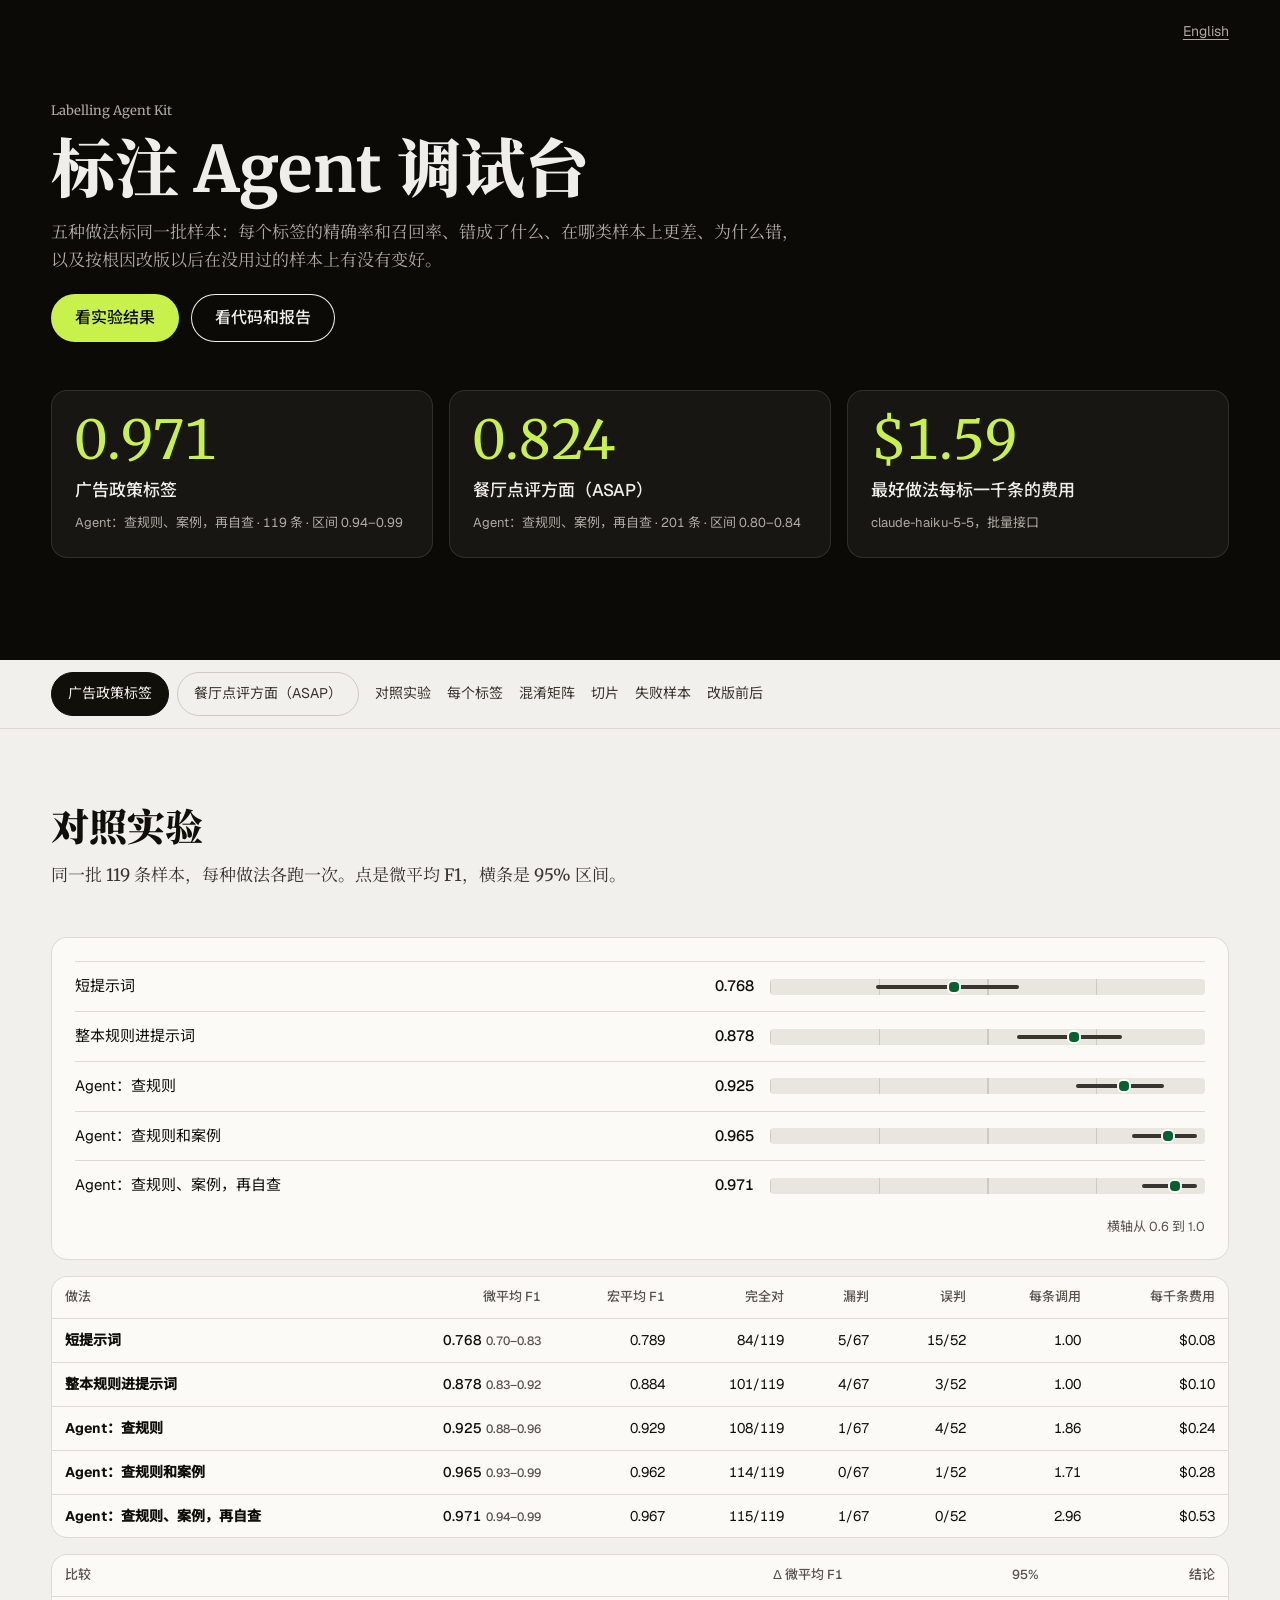
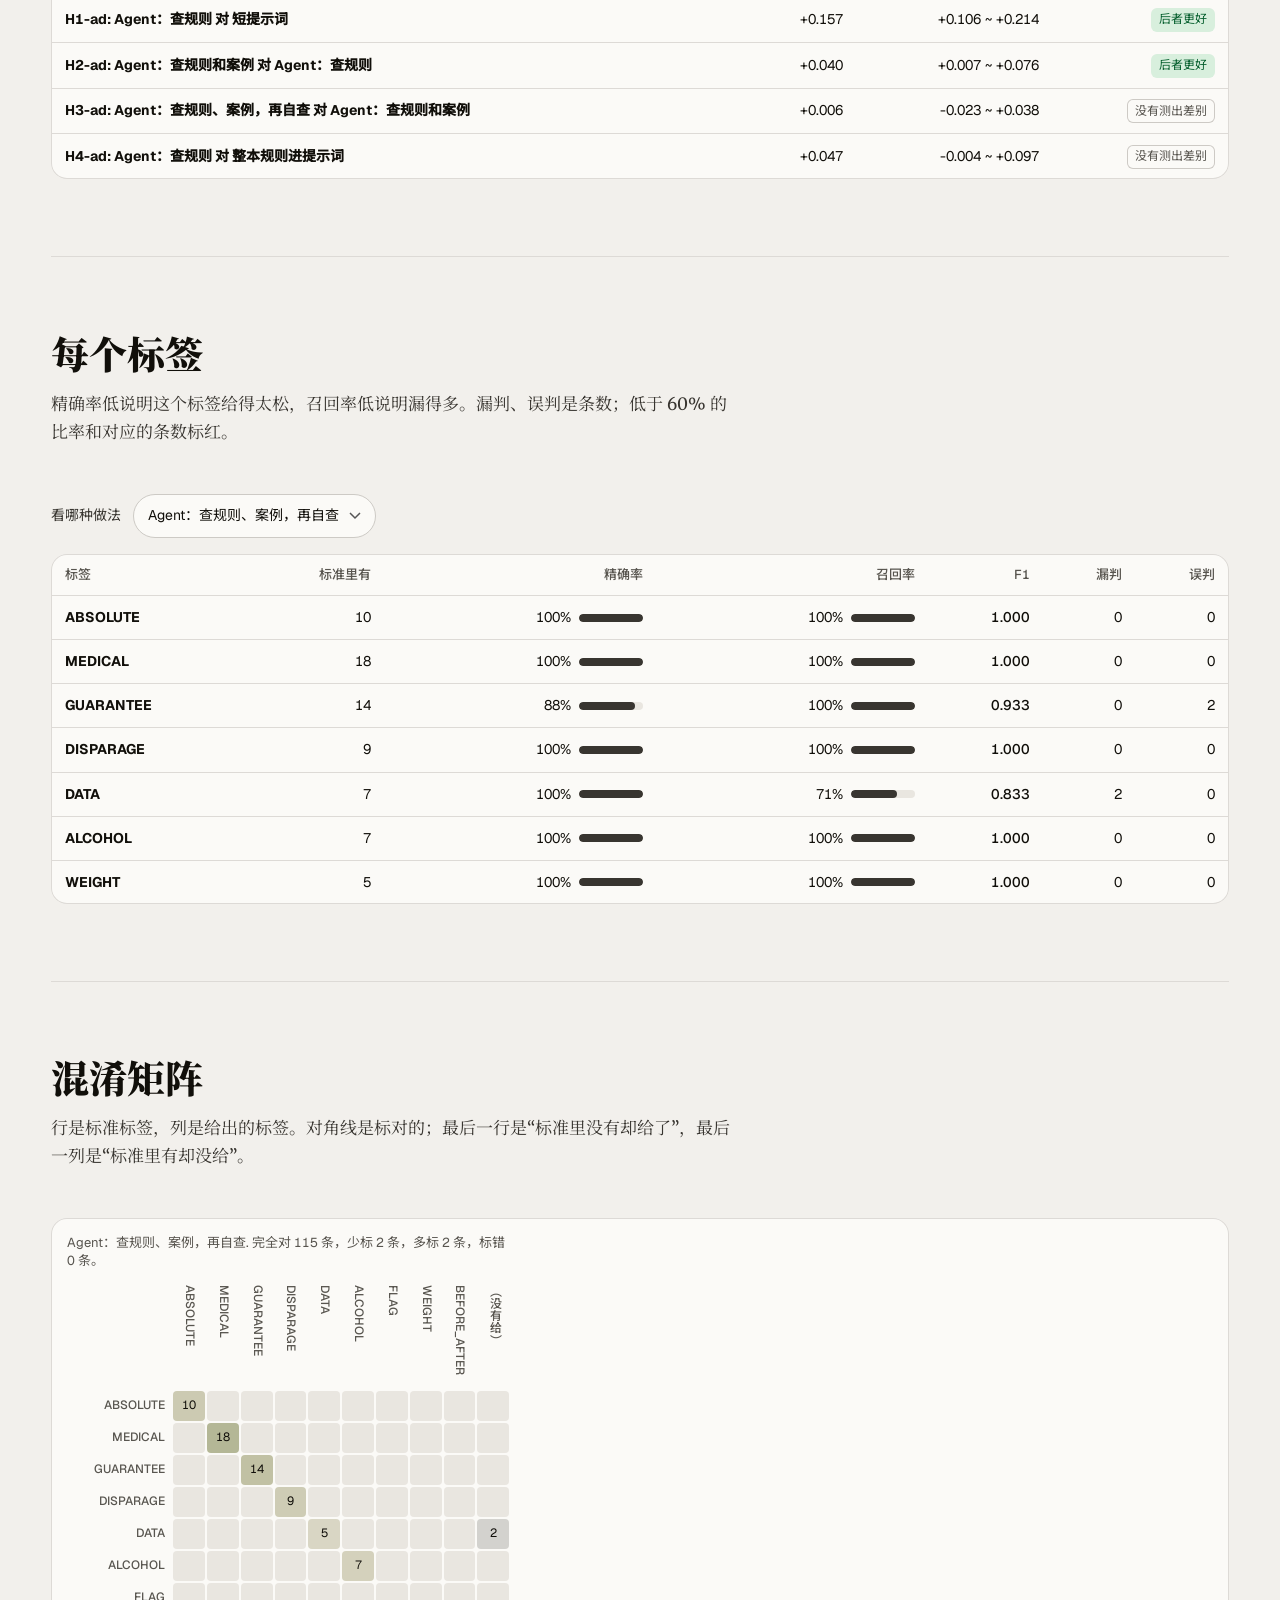
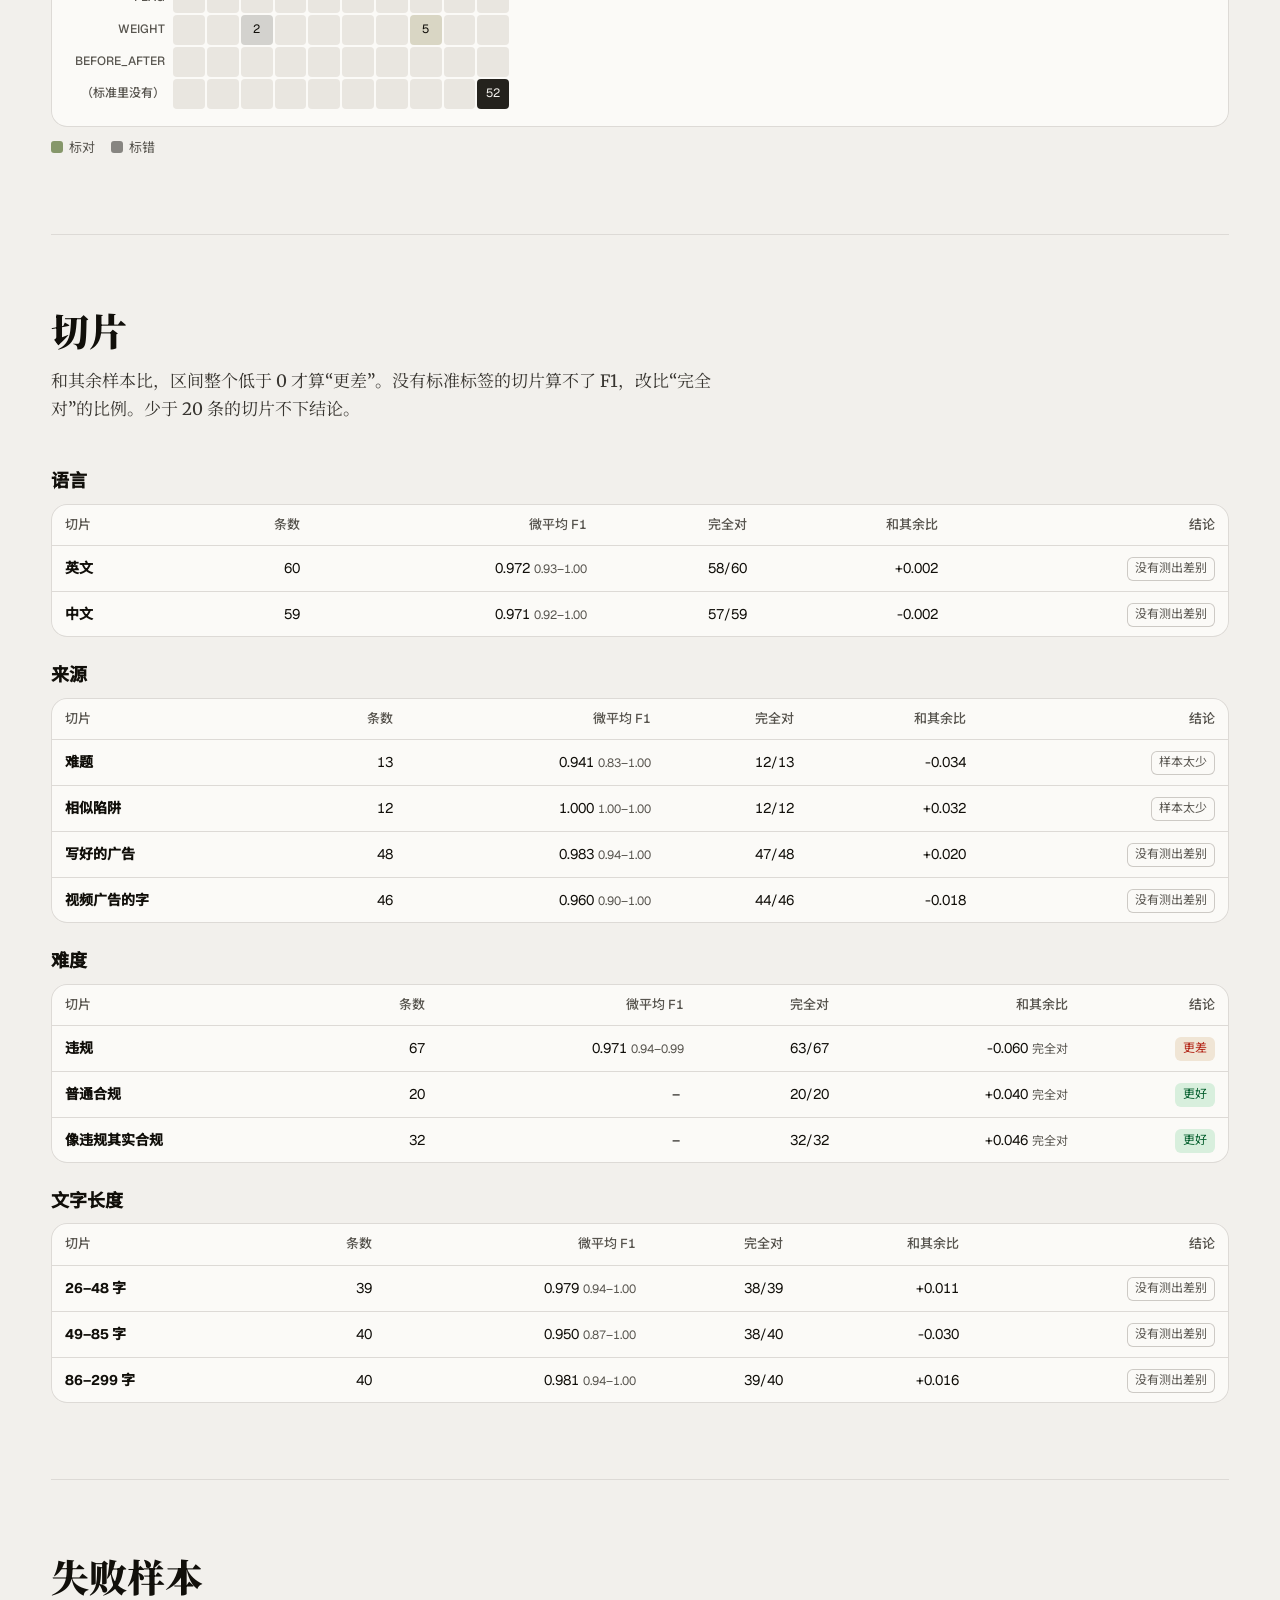
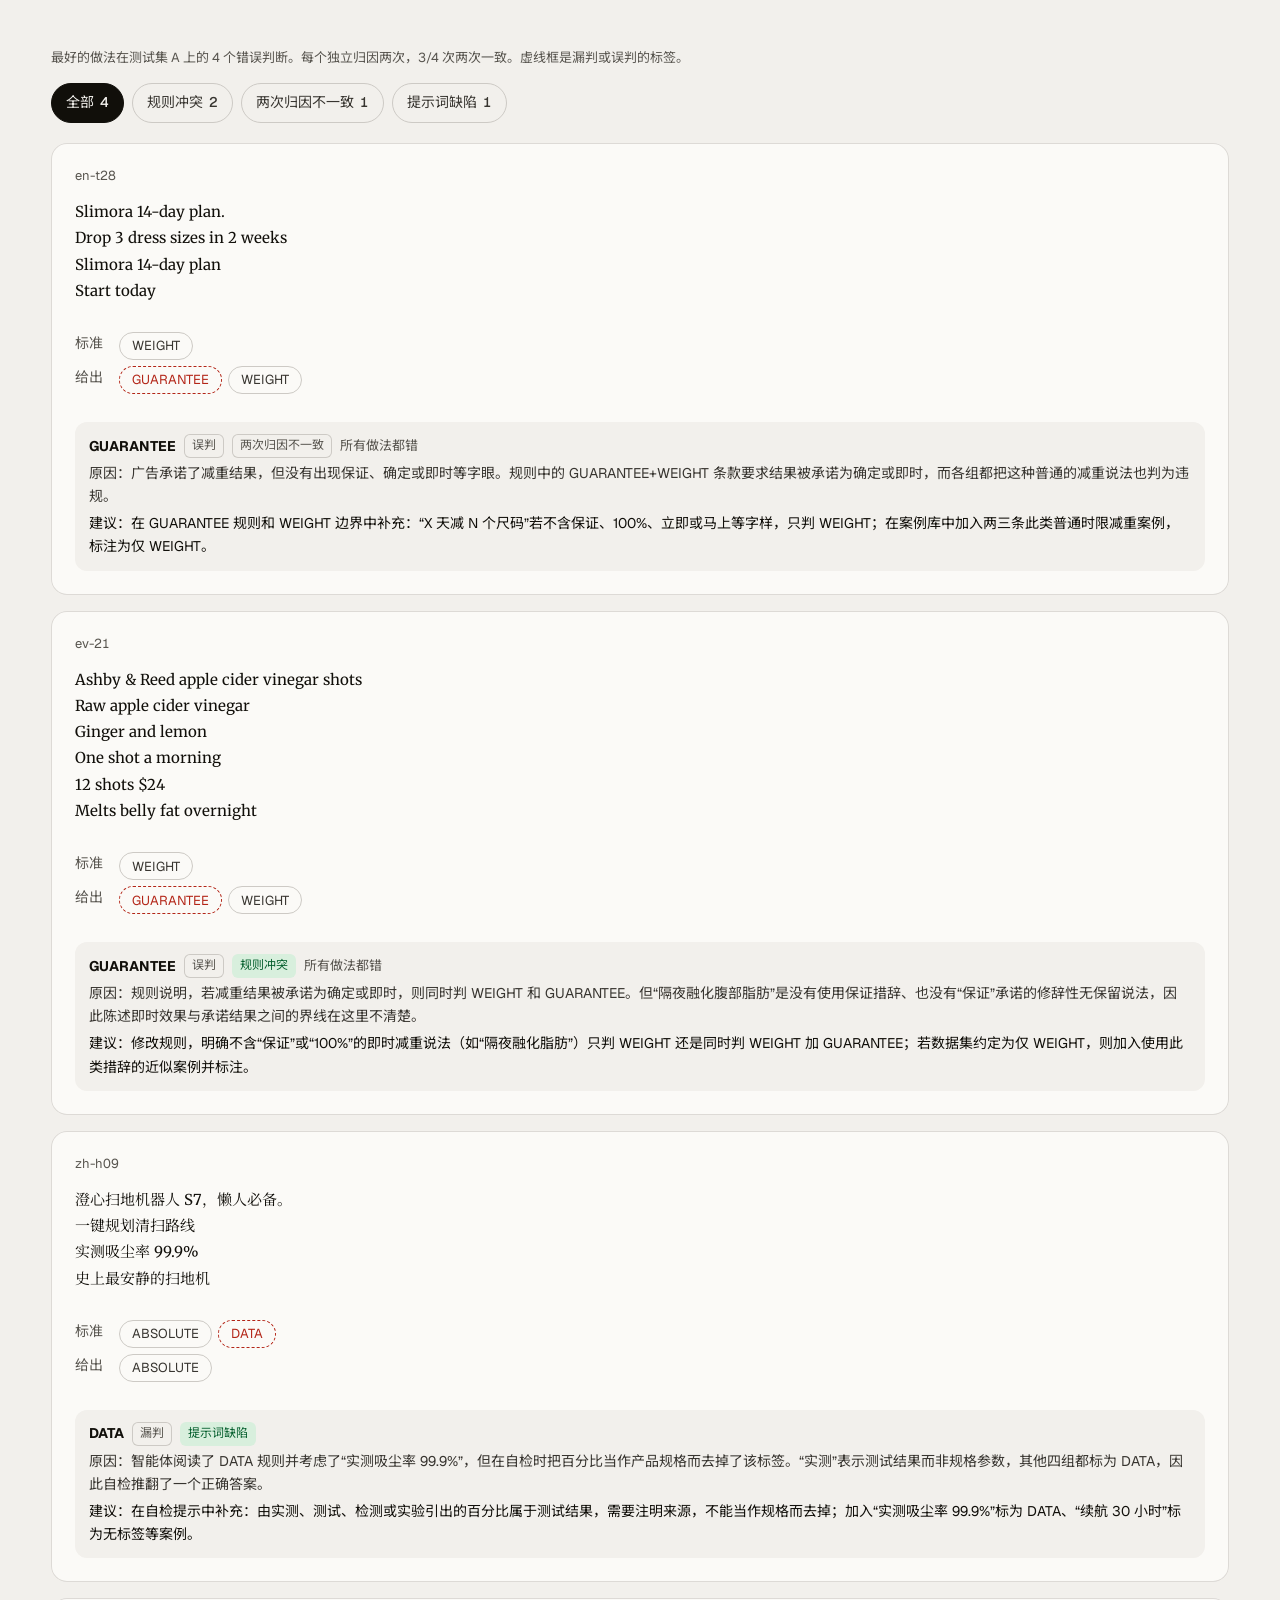
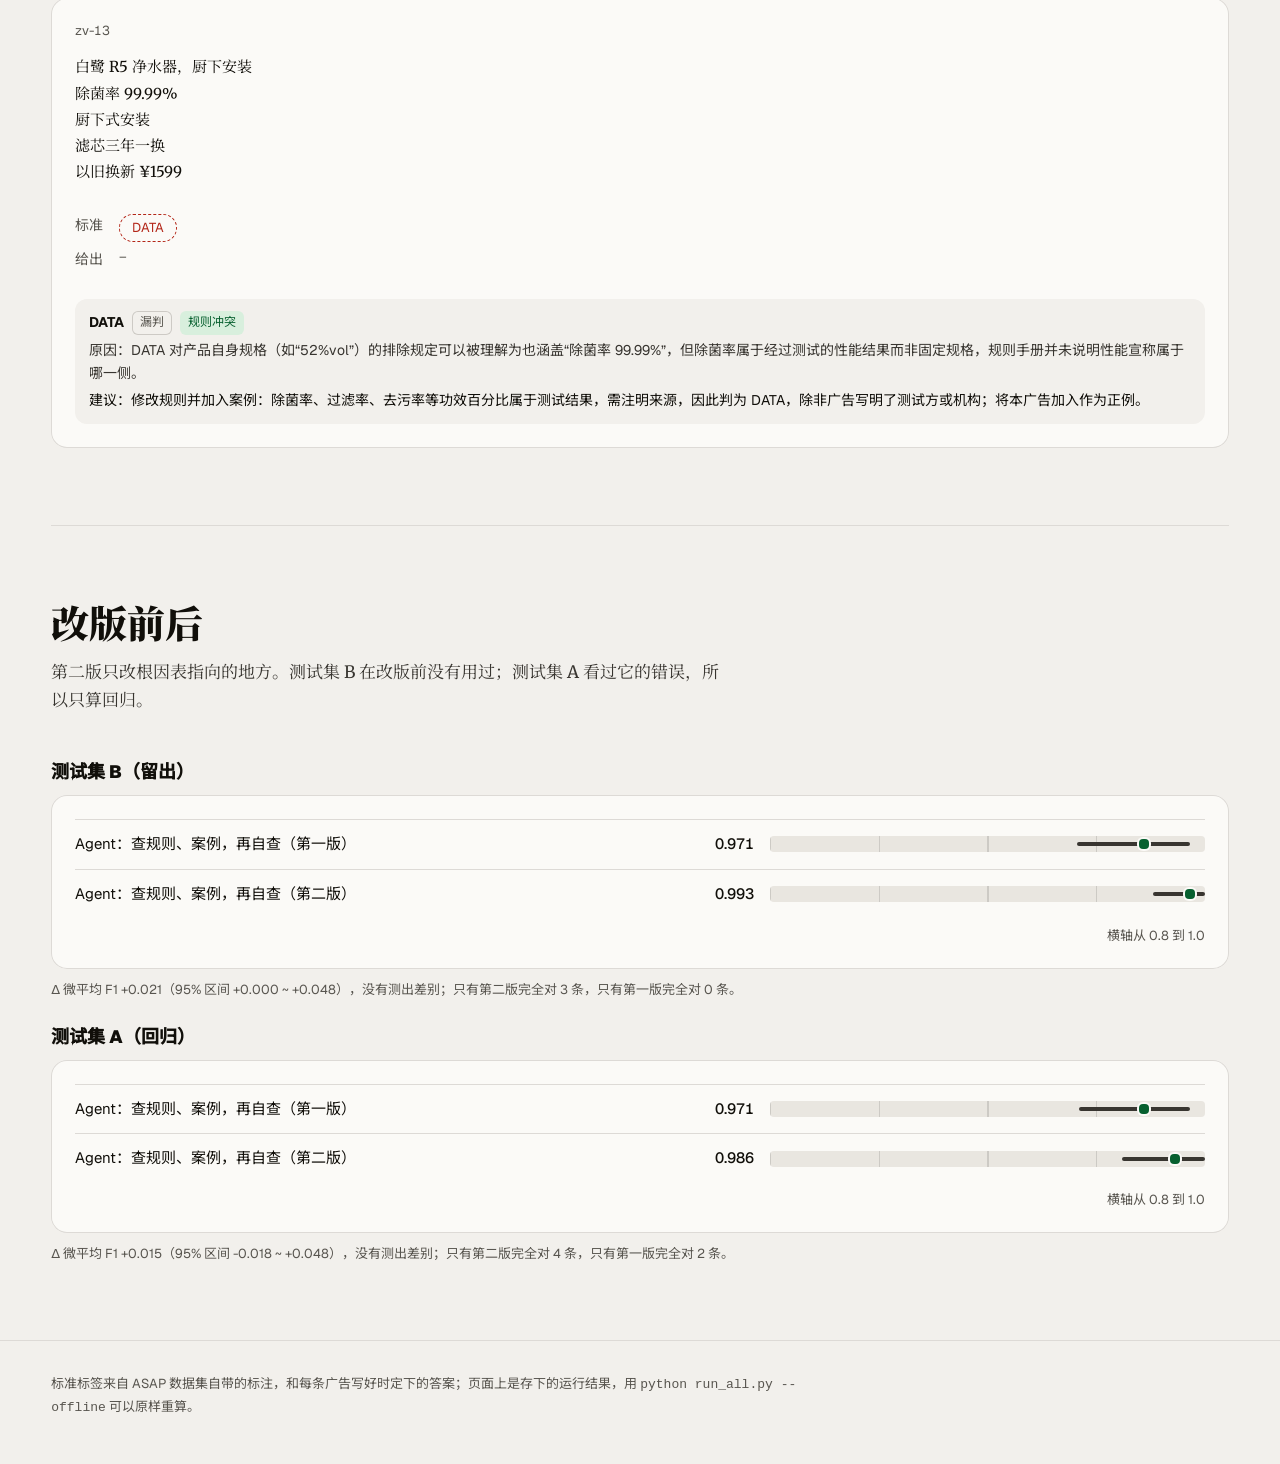
<file: index.html>
<!doctype html>
<html lang="zh-CN">
<head>
  <meta charset="utf-8">
  <meta name="viewport" content="width=device-width, initial-scale=1">
  <title>标注 Agent 调试台</title>
  <meta name="description" content="一个内容标注 Agent 在广告政策和餐厅点评两个任务上的对照实验：每个标签的精确率和召回率、混淆矩阵、切片、失败样本的根因，和改版前后的对比。">
  <link rel="icon" href="data:image/svg+xml,%3Csvg xmlns='http://www.w3.org/2000/svg' viewBox='0 0 32 32'%3E%3Crect width='32' height='32' rx='7' fill='%231e1c19'/%3E%3Cpath d='M9 17l5 5 9-12' fill='none' stroke='%23d8f26b' stroke-width='3.2' stroke-linecap='round' stroke-linejoin='round'/%3E%3C/svg%3E">
  <link rel="stylesheet" href="fonts/fonts.css">
  <link rel="stylesheet" href="tokens.css">
  <link rel="stylesheet" href="kit.css">
  <link rel="stylesheet" href="app.css">
</head>
<body>
  <header class="k-night k-sec v-cover">
    <div class="k-wrap">
      <a class="v-lang" href="en.html" hreflang="en" lang="en">English</a>
      <div class="k-head">
        <p class="k-label">Labelling Agent Kit</p>
        <h1 data-k-title>标注 Agent 调试台</h1>
        <p data-k-rise style="--i:1">五种做法标同一批样本：每个标签的精确率和召回率、错成了什么、在哪类样本上更差、为什么错，以及按根因改版以后在没用过的样本上有没有变好。</p>
        <div class="v-actions" data-k-rise style="--i:2">
          <a class="k-btn" href="#tasks">看实验结果</a>
          <a class="k-btn k-btn--ghost" href="https://github.com/llia0031-dotcom/labelling-agent-kit">看代码和报告</a>
        </div>
      </div>
      <ul class="k-keys" id="keys"></ul>
    </div>
  </header>

  <main id="tasks" data-k-tabs></main>

  <footer class="v-foot">
    <div class="k-wrap">
      <p>标准标签来自 ASAP 数据集自带的标注，和每条广告写好时定下的答案；页面上是存下的运行结果，用 <code>python run_all.py --offline</code> 可以原样重算。</p>
    </div>
  </footer>
  <script src="data.js"></script>
  <script src="app.js"></script>
  <script type="module" src="kit.js"></script>
</body>
</html>
</file>
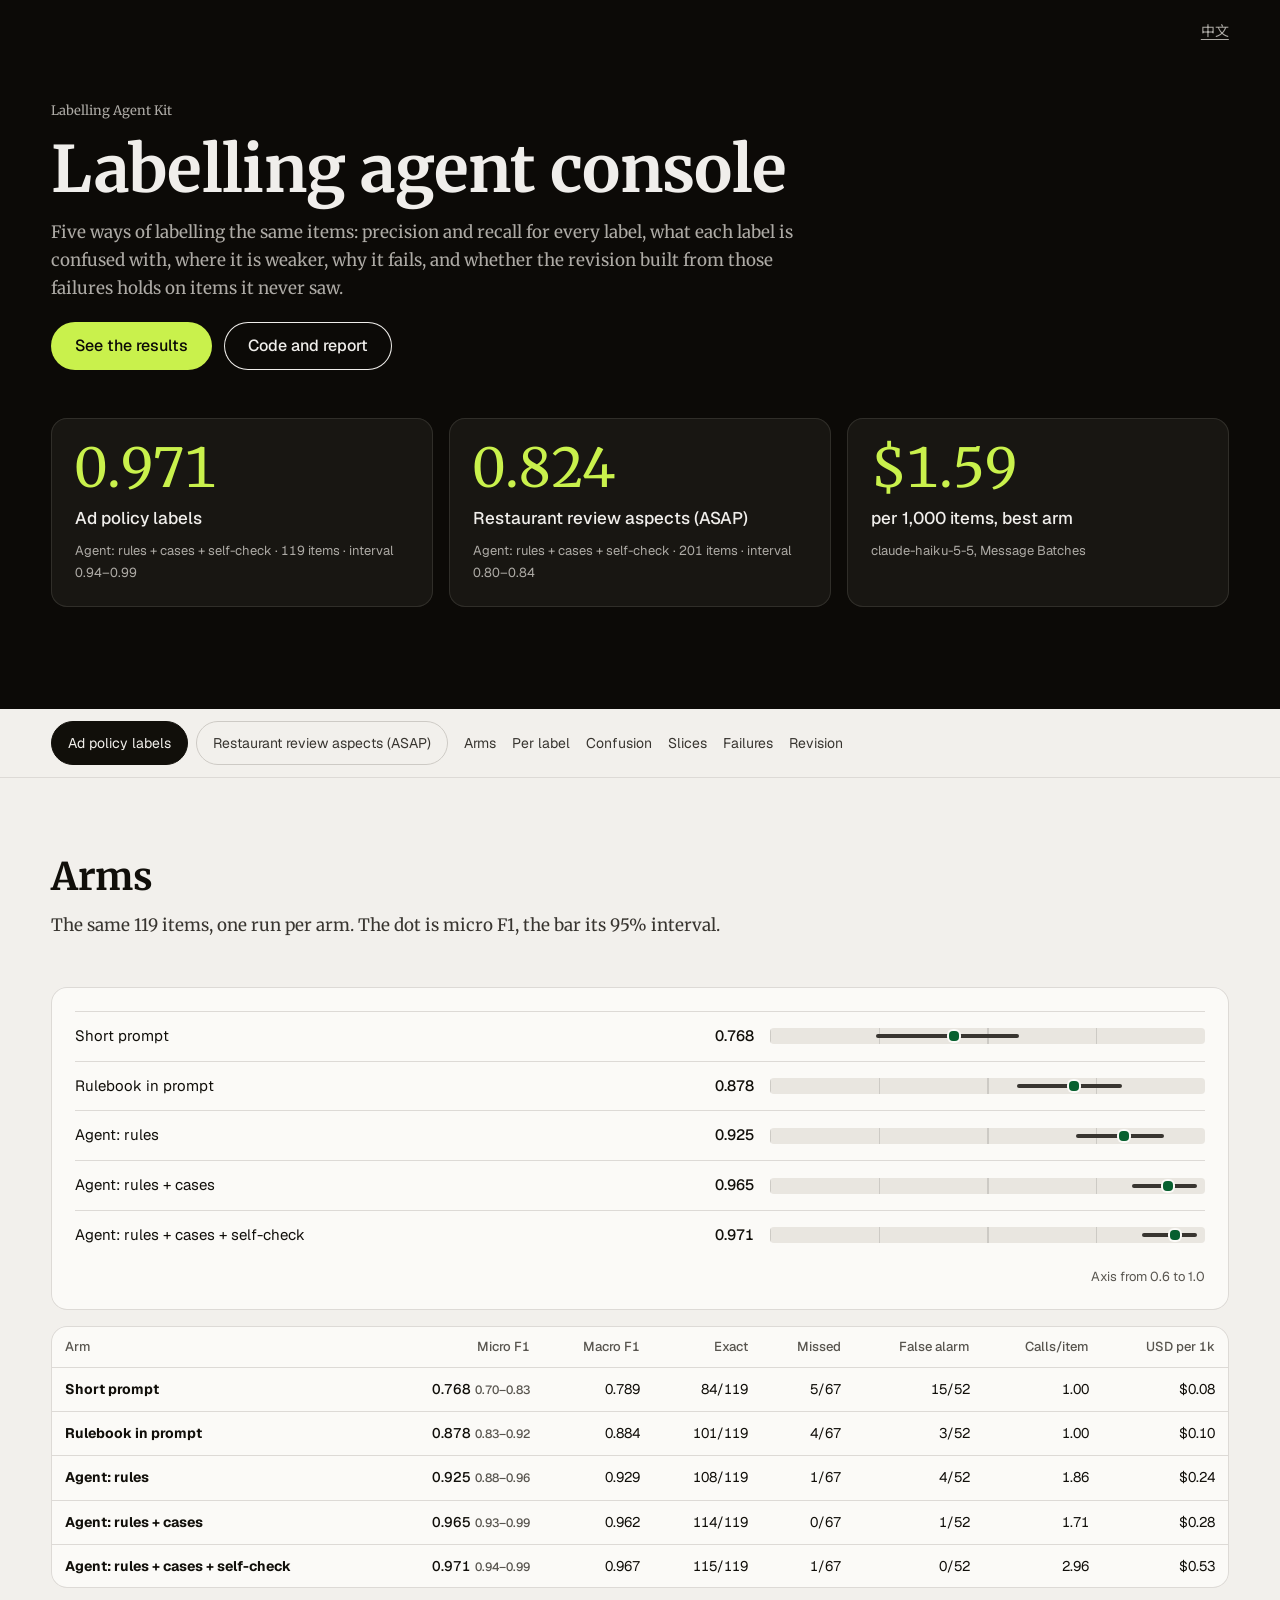
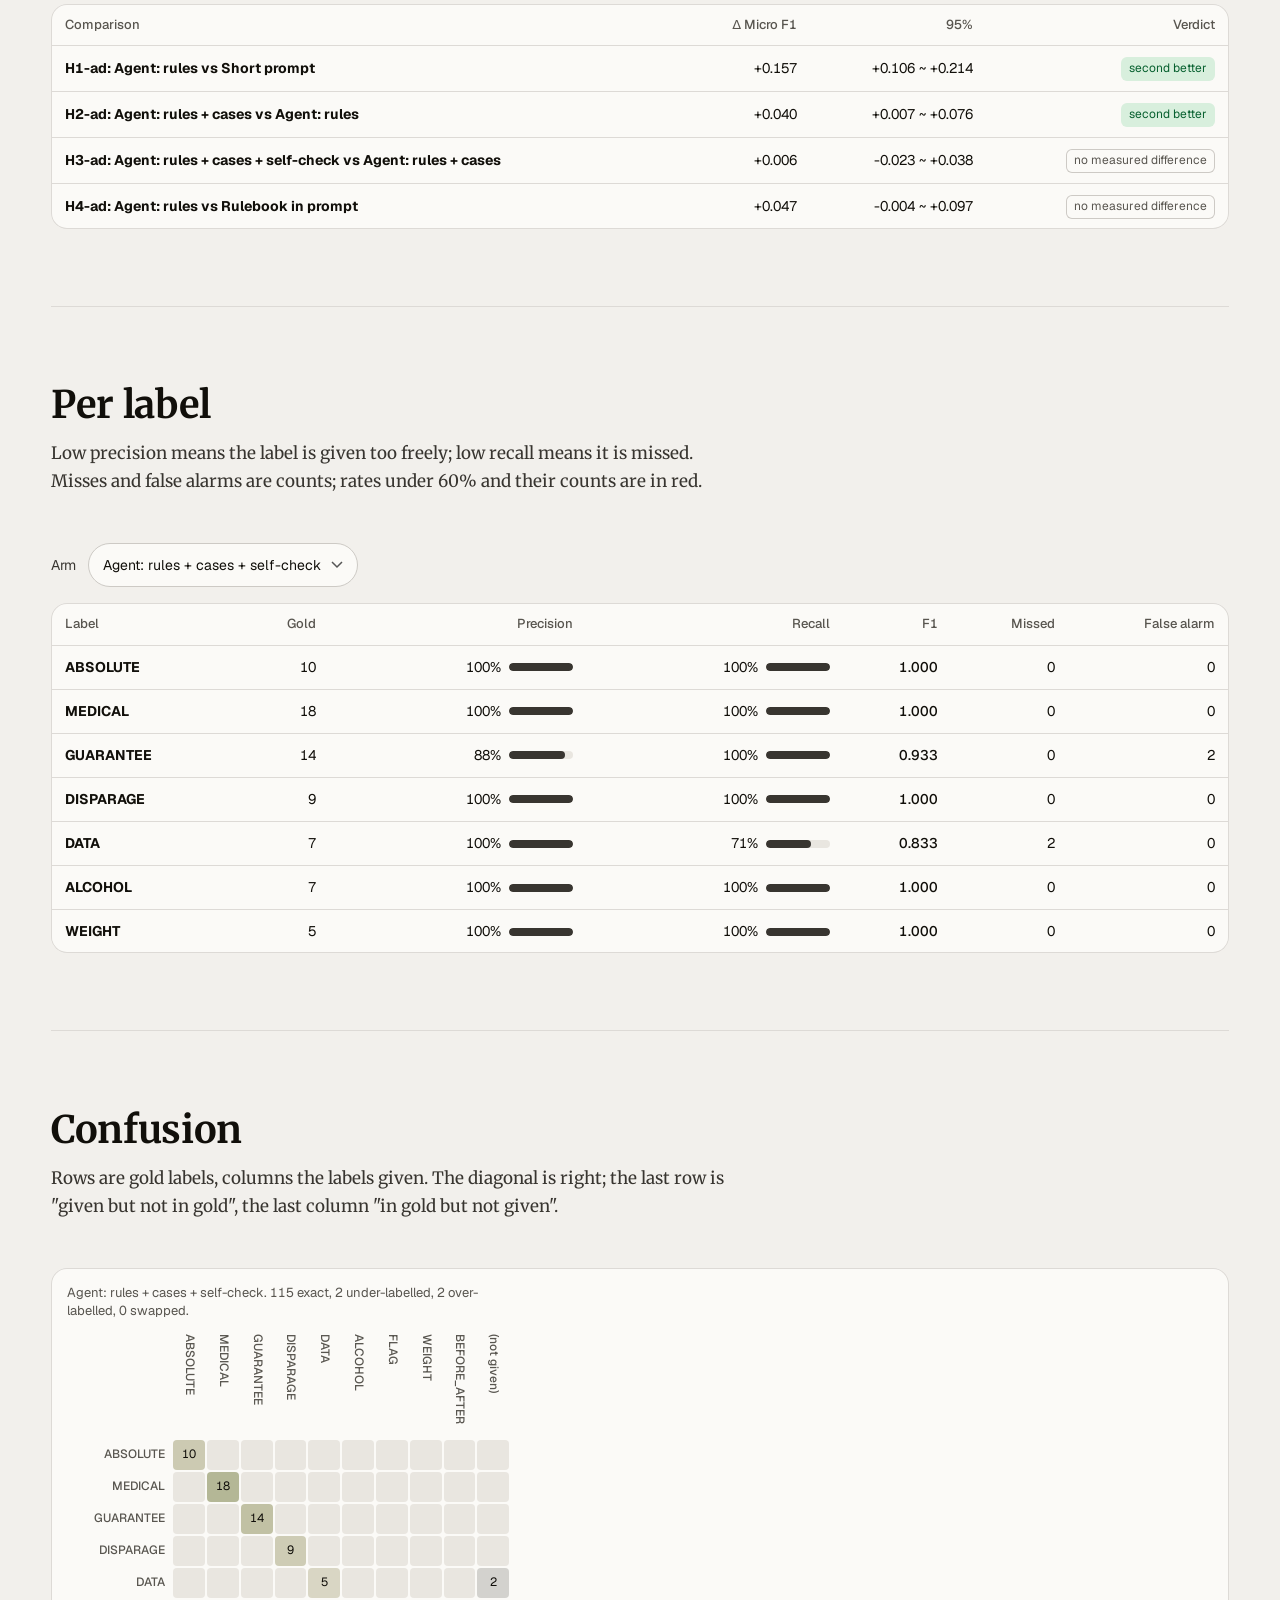
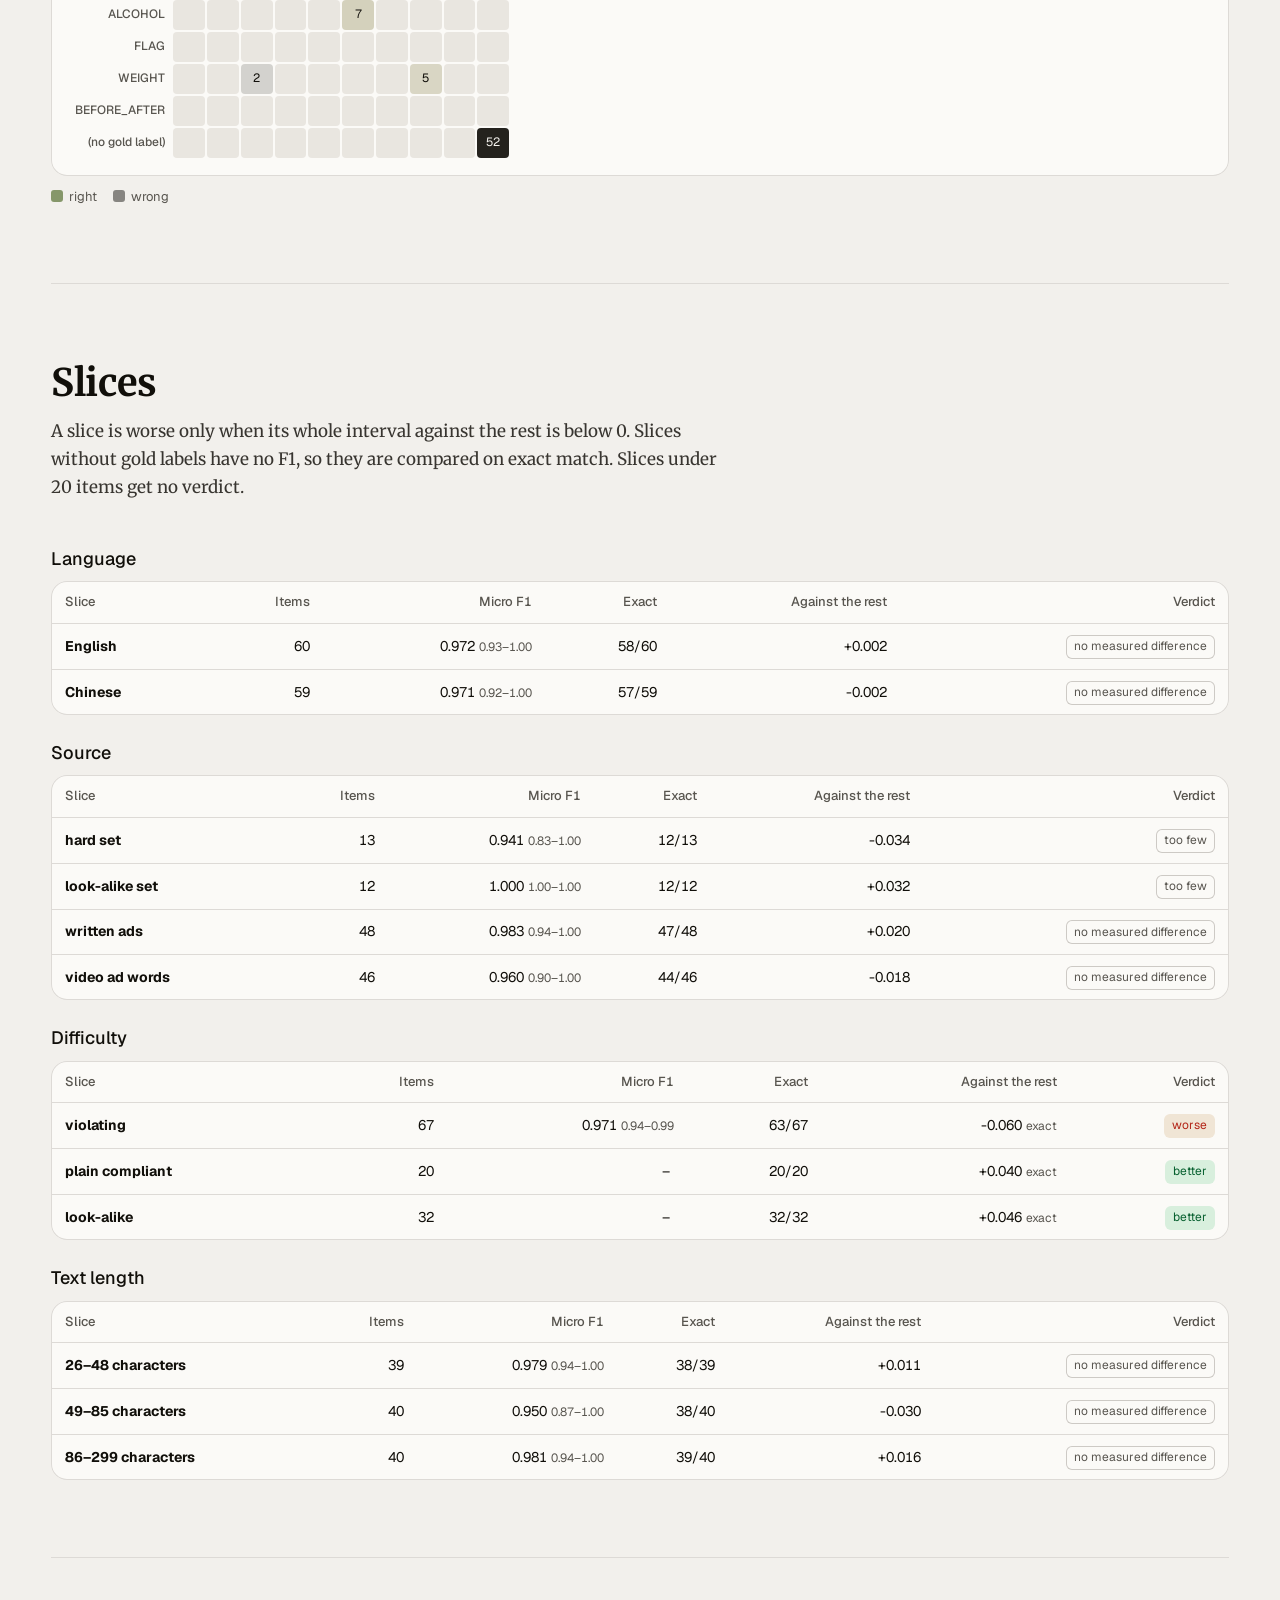
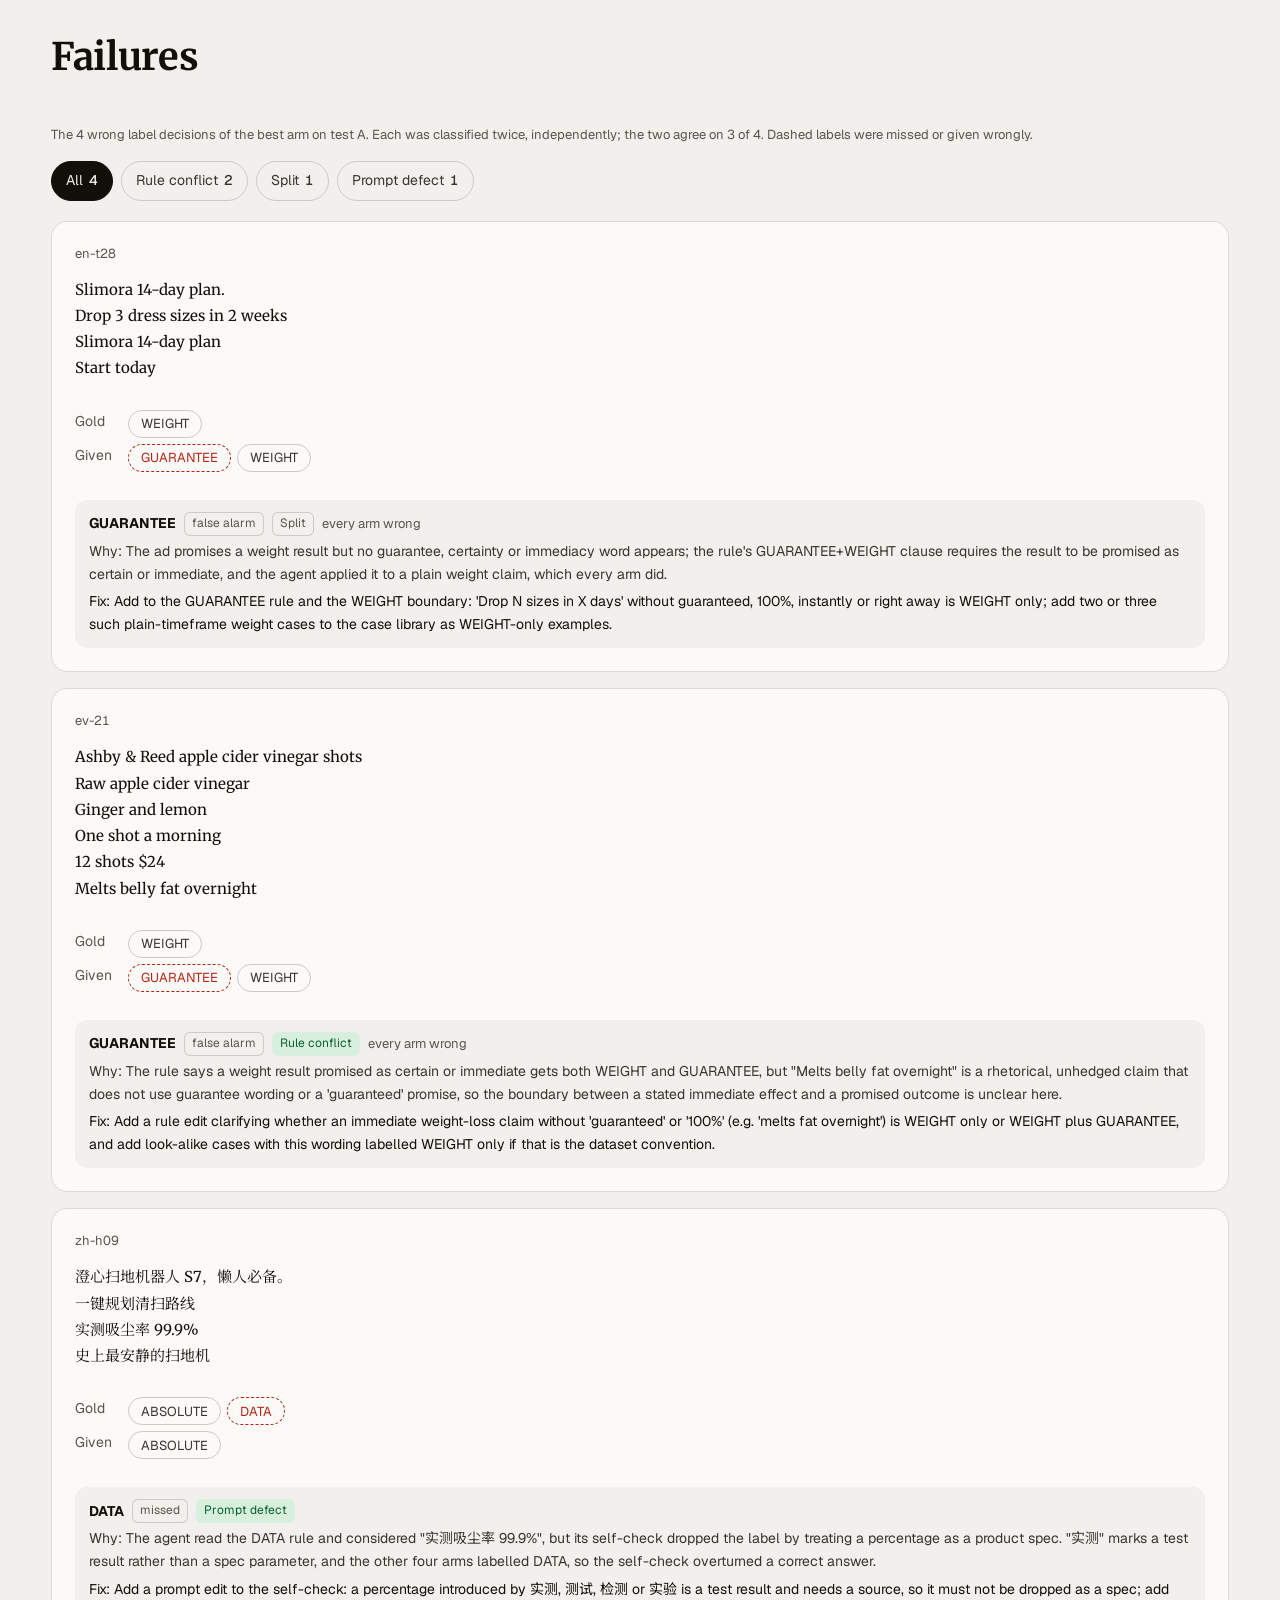
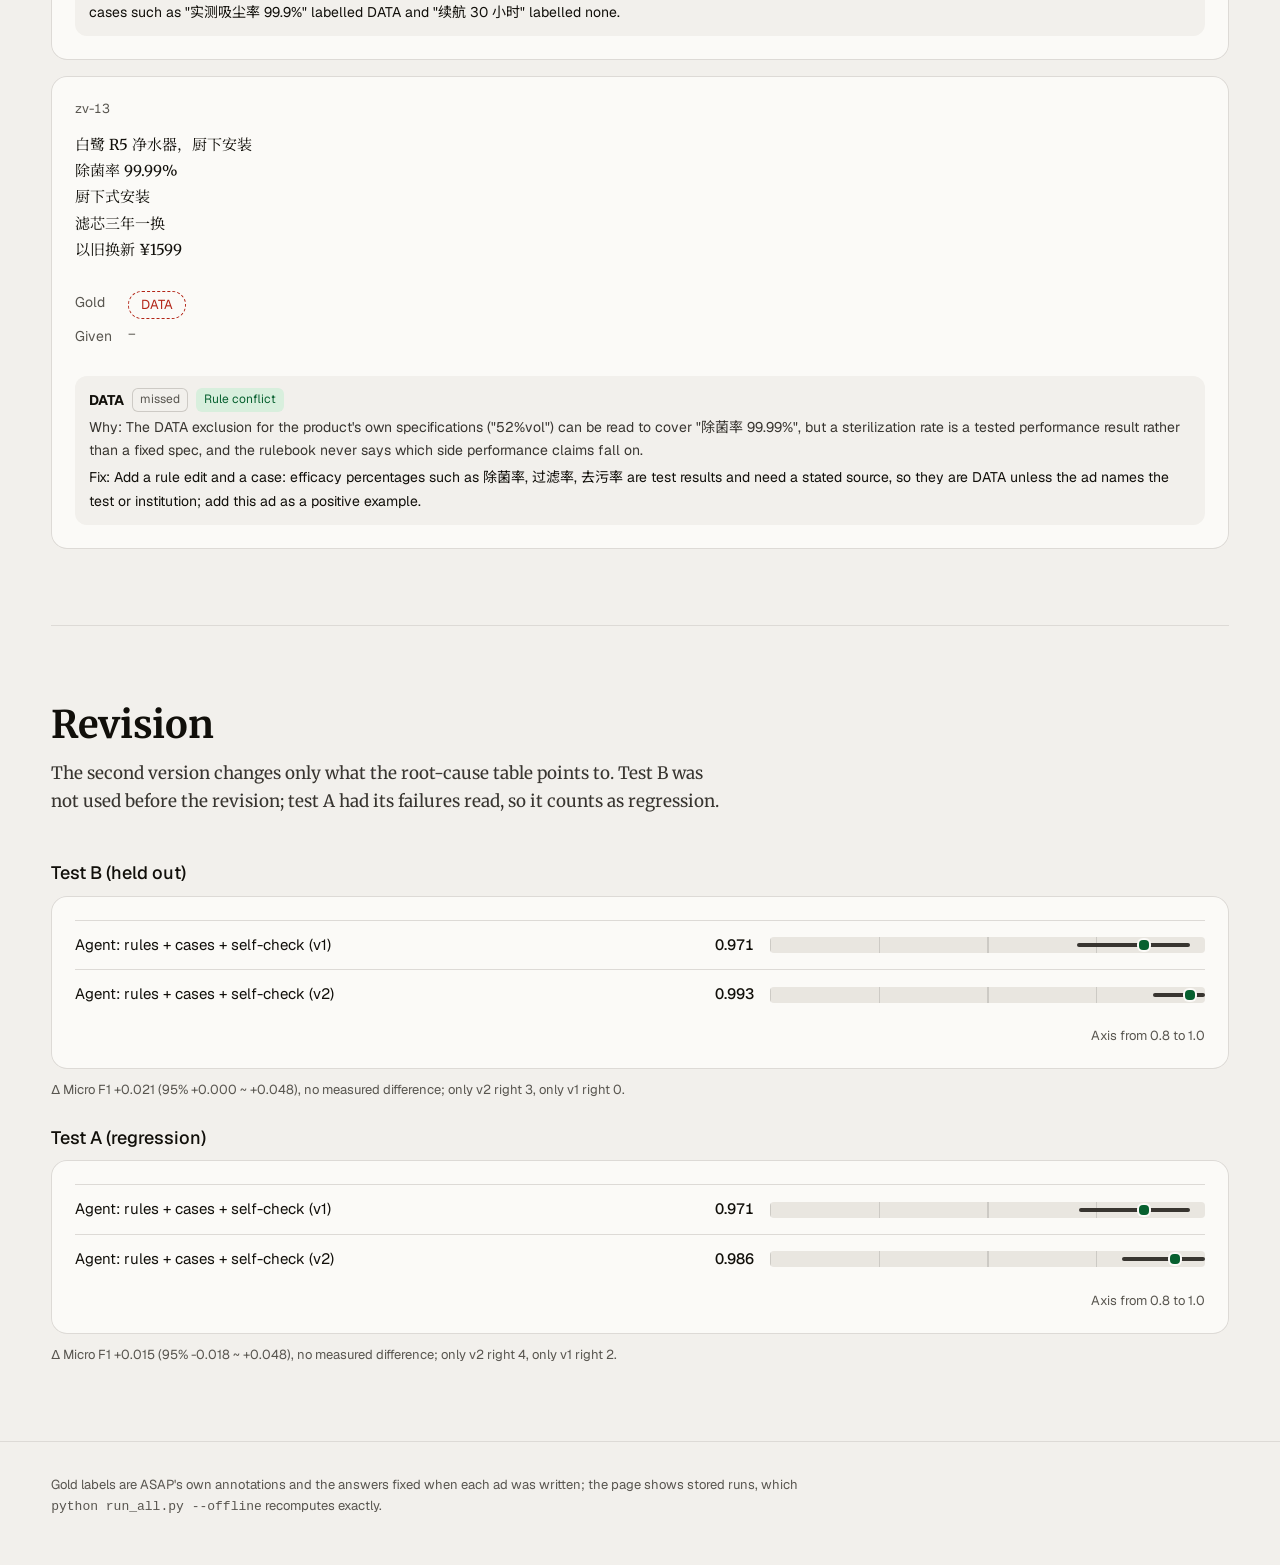
<file: en.html>
<!doctype html>
<html lang="en">
<head>
  <meta charset="utf-8">
  <meta name="viewport" content="width=device-width, initial-scale=1">
  <title>Labelling agent console</title>
  <meta name="description" content="Controlled experiments with a content-labelling agent on ad-policy labels and restaurant-review aspects: precision and recall per label, confusion, slices, root causes of failures, and the revision checked on held-out items.">
  <link rel="icon" href="data:image/svg+xml,%3Csvg xmlns='http://www.w3.org/2000/svg' viewBox='0 0 32 32'%3E%3Crect width='32' height='32' rx='7' fill='%231e1c19'/%3E%3Cpath d='M9 17l5 5 9-12' fill='none' stroke='%23d8f26b' stroke-width='3.2' stroke-linecap='round' stroke-linejoin='round'/%3E%3C/svg%3E">
  <link rel="stylesheet" href="fonts/fonts.css">
  <link rel="stylesheet" href="tokens.css">
  <link rel="stylesheet" href="kit.css">
  <link rel="stylesheet" href="app.css">
</head>
<body>
  <header class="k-night k-sec v-cover">
    <div class="k-wrap">
      <a class="v-lang" href="index.html" hreflang="zh-CN" lang="zh-CN">中文</a>
      <div class="k-head">
        <p class="k-label">Labelling Agent Kit</p>
        <h1 data-k-title>Labelling agent console</h1>
        <p data-k-rise style="--i:1">Five ways of labelling the same items: precision and recall for every label, what each label is confused with, where it is weaker, why it fails, and whether the revision built from those failures holds on items it never saw.</p>
        <div class="v-actions" data-k-rise style="--i:2">
          <a class="k-btn" href="#tasks">See the results</a>
          <a class="k-btn k-btn--ghost" href="https://github.com/llia0031-dotcom/labelling-agent-kit">Code and report</a>
        </div>
      </div>
      <ul class="k-keys" id="keys"></ul>
    </div>
  </header>

  <main id="tasks" data-k-tabs></main>

  <footer class="v-foot">
    <div class="k-wrap">
      <p>Gold labels are ASAP's own annotations and the answers fixed when each ad was written; the page shows stored runs, which <code>python run_all.py --offline</code> recomputes exactly.</p>
    </div>
  </footer>
  <script src="data.js"></script>
  <script src="app.js"></script>
  <script type="module" src="kit.js"></script>
</body>
</html>
</file>
<file: fonts/fonts.css>
@import url("./merriweather/400.css");
@import url("./merriweather/700.css");
@import url("./geist/index.css");
@import url("./noto-serif-sc/400.css");
@import url("./noto-serif-sc/900.css");
@import url("./noto-sans-sc/400.css");
@import url("./noto-sans-sc/500.css");
</file>
<file: tokens.css>
/* The portfolio's colours, type, spacing and motion, for a project's own pages (demo, showcase, case page, prototype).
 * Same values as portfolio-site/src/styles/global.css: change them there first, then here.
 * Fonts are not loaded by this file. See 使用说明 (notes/作品集前端/轻量组件使用说明.md) for the two ways to load them. */
:root {
  /* light surfaces */
  --paper: oklch(0.955 0.006 85);
  --paper-2: oklch(0.925 0.008 85);
  --sheet: oklch(0.985 0.004 85);
  --ink: oklch(0.17 0.01 85);
  --ink-2: oklch(0.33 0.01 85);
  --muted: oklch(0.45 0.01 85);
  --rule: oklch(0.84 0.008 85);
  --rule-2: oklch(0.89 0.007 85);
  /* dark surfaces */
  --night: oklch(0.145 0.008 85);
  --night-2: oklch(0.2 0.008 85);
  --night-rule: oklch(0.3 0.008 85);
  --on-night: oklch(0.95 0.005 85);
  --on-night-2: oklch(0.74 0.008 85);
  /* one signal: green on light, lime on dark. Red only for "stopped / failed". */
  --signal: oklch(0.43 0.11 152);
  --signal-tint: oklch(0.93 0.035 152);
  --lime: oklch(0.9 0.19 122);
  --stop: oklch(0.5 0.18 30);
  --black: oklch(0 0.005 85);
  --focus: oklch(0.55 0.2 255);
  --focus-night: oklch(0.86 0.12 95);

  /* type: a serif for titles, big numbers and running text; a grotesk for small type and controls */
  --display: "Merriweather", "Noto Serif SC", "Songti SC", serif;
  --read: "Merriweather", "Noto Serif SC", "Songti SC", serif;
  --sans: "Geist Variable", "Noto Sans SC", system-ui, sans-serif;

  /* space: steps of 4; text columns no wider than --measure */
  --gutter: clamp(20px, 4vw, 56px);
  --measure: 45em;
  --radius: 12px;
  --radius-lg: 16px;

  /* motion: one curve for things that arrive, one spring for things that are pressed */
  --ease: cubic-bezier(0.22, 1, 0.36, 1);
  --spring: linear(0, 0.009, 0.035 2.1%, 0.141 4.4%, 0.723 12.9%, 0.938 16.7%, 1.017, 1.077, 1.121, 1.149 24.3%, 1.159, 1.163, 1.161, 1.154 29.9%, 1.129 32.8%, 1.051 39.6%, 1.017 43.1%, 0.991, 0.977 51%, 0.974 53.8%, 0.975 57.1%, 0.997 69.8%, 1.003 76.9%, 1);
}

* { box-sizing: border-box; }
html { -webkit-text-size-adjust: 100%; }
body { margin: 0; background: var(--paper); color: var(--ink); font-family: var(--sans); font-size: 17px; line-height: 1.65; -webkit-font-smoothing: antialiased; }
h1, h2, h3, p, ol, ul, figure { margin: 0; }
h1, h2, h3 { font-family: var(--display); font-weight: 700; line-height: 1.15; letter-spacing: -0.01em; text-wrap: balance; }
html[lang="zh-CN"] h1, html[lang="zh-CN"] h2, html[lang="zh-CN"] h3 { font-weight: 900; letter-spacing: 0; }
a { color: inherit; text-underline-offset: 0.2em; text-decoration-thickness: 1px; }
img, video, svg { display: block; max-width: 100%; }
button { font: inherit; color: inherit; }
:focus-visible { outline: 2px solid var(--focus); outline-offset: 3px; border-radius: 4px; }
.k-night :focus-visible { outline-color: var(--focus-night); }
</file>
<file: kit.css>
/* The light pieces a project page may take from the portfolio (needs tokens.css). Class names start with k-.
 * Nothing here is heavy: no 3D, no shader, no page-wide scroll effects. Motion only runs when kit.js has put
 * the class "k-motion" on <html> (it does not when the system asks for less motion). */

/* ---------- layout ---------- */
.k-wrap { width: min(1240px, 100% - var(--gutter) * 2); margin-inline: auto; }
.k-night { background: var(--night); color: var(--on-night); }
.k-sec { padding-block: clamp(56px, 8vw, 112px); }
.k-head { display: grid; gap: 12px; margin-bottom: clamp(24px, 4vw, 48px); max-width: 720px; }
.k-head h2 { font-size: clamp(28px, 3.4vw, 44px); }
.k-head p { color: var(--ink-2); }
/* sentences that are read, not scanned: the lead under a title, a paragraph of a case page */
.k-head p, .k-read { font-family: var(--read); font-weight: 400; }
.k-night .k-head p { color: var(--on-night-2); }

/* ---------- small type ---------- */
.k-label { font-size: 13px; line-height: 1.4; color: var(--muted); }
.k-night .k-label { color: var(--on-night-2); }
.k-num { font-variant-numeric: tabular-nums; }
.k-big { font-family: var(--display); font-weight: 400; font-size: clamp(34px, 4.2vw, 60px); line-height: 1; color: var(--signal); }
.k-night .k-big { color: var(--lime); }

/* ---------- buttons: one filled button per group, the rest outlined ---------- */
.k-btn { display: inline-flex; align-items: center; gap: 12px; min-height: 48px; padding: 0 24px; border: 0; border-radius: 999px; background: var(--ink); color: var(--paper); font-size: 16px; font-weight: 500; text-decoration: none; cursor: pointer; transition: transform 320ms var(--spring), background-color 200ms var(--ease), color 200ms var(--ease); }
.k-btn:hover { background: var(--ink-2); }
.k-btn:active { transform: scale(0.96); }
.k-night .k-btn { background: var(--lime); color: var(--night); }
.k-night .k-btn:hover { background: var(--on-night); }
.k-btn--ghost { background: transparent; color: inherit; box-shadow: inset 0 0 0 1px currentColor; }
.k-btn--ghost:hover { background: var(--ink); color: var(--paper); }
.k-night .k-btn--ghost { background: transparent; color: inherit; }
.k-night .k-btn--ghost:hover { background: var(--on-night); color: var(--night); }
.k-btn[disabled] { opacity: 0.5; cursor: default; }

/* ---------- tags and marks ---------- */
.k-tag { display: inline-flex; align-items: center; min-height: 28px; padding: 0 12px; border-radius: 999px; border: 1px solid var(--rule); font-size: 13px; color: var(--ink-2); white-space: nowrap; }
.k-night .k-tag { border-color: var(--night-rule); color: var(--on-night-2); }
.k-mark { display: inline-flex; align-items: center; min-height: 24px; padding: 0 8px; border-radius: 6px; font-size: 12px; white-space: nowrap; }
.k-mark--yes { background: var(--signal-tint); color: var(--signal); }
.k-mark--no { box-shadow: inset 0 0 0 1px var(--rule); color: var(--muted); }
.k-mark--stop { background: color-mix(in oklch, var(--stop) 12%, var(--sheet)); color: var(--stop); }

/* ---------- a card, and a row of key numbers ---------- */
.k-card { padding: 24px; border-radius: var(--radius-lg); background: var(--sheet); box-shadow: inset 0 0 0 1px var(--rule-2); }
.k-keys { display: grid; grid-template-columns: repeat(auto-fit, minmax(200px, 1fr)); gap: 16px; padding: 0; list-style: none; }
.k-keys li { display: grid; gap: 8px; align-content: start; padding: 24px; border-radius: var(--radius-lg); background: var(--sheet); box-shadow: inset 0 0 0 1px var(--rule-2); }
.k-keys .k-keys-l { font-weight: 500; }
.k-keys .k-keys-f { font-size: 13px; color: var(--muted); }

/* ---------- rows of results: a label, a figure, a bar with the 95% interval and the result on it ---------- */
.k-rows { padding: 0; list-style: none; }
.k-rows li { display: grid; grid-template-columns: minmax(0, 1.3fr) 6.5em minmax(120px, 1fr); gap: 16px; align-items: center; padding: 12px 0; border-top: 1px solid var(--rule-2); font-size: 15px; }
.k-rows .k-v { text-align: right; white-space: nowrap; font-weight: 500; font-variant-numeric: tabular-nums; }
.k-bar { position: relative; height: 16px; border-radius: 4px; background: repeating-linear-gradient(90deg, var(--rule) 0 1px, transparent 1px 25%), var(--paper-2); }
.k-bar i { position: absolute; top: 6px; height: 4px; border-radius: 4px; background: var(--ink-2); left: var(--from); width: calc(var(--to) - var(--from)); }
.k-bar b { position: absolute; top: 3px; left: var(--at); width: 10px; height: 10px; margin-left: -4px; border-radius: 4px; background: var(--signal); box-shadow: 0 0 0 2px var(--sheet); }
@media (max-width: 700px) { .k-rows li { grid-template-columns: minmax(0, 1fr) auto; } .k-rows .k-bar { grid-column: 1 / -1; } }

/* ---------- tabs (one panel at a time; kit.js does the switching) ---------- */
.k-tabs { display: flex; flex-wrap: wrap; gap: 8px; margin-bottom: 16px; }
.k-tabs button { min-height: 44px; padding: 0 16px; border-radius: 999px; border: 1px solid var(--rule); background: transparent; color: var(--ink-2); font-size: 14px; cursor: pointer; transition: transform 320ms var(--spring), background-color 200ms var(--ease), color 200ms var(--ease), border-color 200ms var(--ease); }
.k-tabs button:hover { border-color: var(--ink); color: var(--ink); }
.k-tabs button:active { transform: scale(0.95); }
.k-tabs button[aria-selected="true"] { background: var(--ink); border-color: var(--ink); color: var(--paper); }

/* ---------- a quoted source: the sentence, then where it is from ---------- */
.k-quote { padding: 16px 20px; border-left: 2px solid var(--signal); background: var(--sheet); border-radius: 0 var(--radius) var(--radius) 0; }
.k-quote cite { display: block; margin-top: 8px; font-style: normal; font-size: 13px; color: var(--muted); }

/* ---------- a term with a one-sentence explanation (title attribute as the plain fallback) ---------- */
.k-term { text-decoration: underline dotted; text-decoration-thickness: 1px; text-underline-offset: 0.24em; cursor: help; }

/* ---------- light motion: three effects, each used sparingly ---------- */
/* 1) a block rises into place when it comes on screen: add data-k-rise (and style="--i:1" to stagger) */
.k-motion [data-k-rise] { opacity: 0; transform: translateY(16px); transition: opacity 600ms var(--ease) calc(var(--i, 0) * 70ms), transform 700ms var(--ease) calc(var(--i, 0) * 70ms); }
.k-motion [data-k-rise].k-in { opacity: 1; transform: none; }
/* 2) a title arrives piece by piece: add data-k-title to the heading */
.k-ch { display: inline-block; white-space: nowrap; }
.k-motion [data-k-title] .k-ch { opacity: 0; transform: translateY(0.5em); transition: opacity 300ms linear calc(var(--c) * 40ms), transform 700ms var(--ease) calc(var(--c) * 40ms); }
.k-motion [data-k-title].k-in .k-ch { opacity: 1; transform: none; }
/* 3) a key number counts up to its value: add data-k-count (kit.js writes the digits) */
@media (prefers-reduced-motion: reduce) { .k-btn, .k-tabs button { transition: none; } }
</file>
<file: app.css>
/* The results viewer's own pieces, on top of tokens.css and kit.css. Quiet by design: tables and numbers. */
.v-cover h1 { font-size: clamp(36px, 5vw, 68px); max-width: 14em; }
.v-cover .k-head { max-width: 760px; }
.v-actions { display: flex; flex-wrap: wrap; gap: 12px; margin-top: 8px; }
.v-lang { position: absolute; top: 20px; right: var(--gutter); font-size: 14px; color: var(--on-night-2); }
.v-cover { position: relative; }
.v-cover .k-keys { margin-top: clamp(28px, 4vw, 48px); }
.v-cover .k-keys li { background: var(--night-2); box-shadow: inset 0 0 0 1px var(--night-rule); }
.v-cover .k-keys .k-keys-f { color: var(--on-night-2); }

.v-bar-tabs { position: sticky; top: 0; z-index: 5; background: color-mix(in oklch, var(--paper) 92%, transparent); backdrop-filter: blur(8px); border-bottom: 1px solid var(--rule-2); }
.v-bar-tabs .k-wrap { display: flex; flex-wrap: wrap; align-items: center; gap: 16px; padding-block: 12px; }
.v-bar-tabs .k-tabs { margin: 0; }
.v-bar-tabs nav { display: flex; flex-wrap: wrap; gap: 4px 16px; font-size: 14px; }
.v-bar-tabs nav a { color: var(--ink-2); text-decoration: none; }
.v-bar-tabs nav a:hover { color: var(--ink); text-decoration: underline; }

.v-sec { padding-block: clamp(40px, 6vw, 80px); border-top: 1px solid var(--rule-2); scroll-margin-top: 72px; }
.v-sec:first-child { border-top: 0; }
.v-sec h2 { font-size: clamp(26px, 3vw, 38px); }
.v-sec .k-head p { max-width: 40em; }
.v-sub { font-size: 18px; margin: 28px 0 12px; font-family: var(--sans); font-weight: 500; letter-spacing: 0; }

.k-card + .v-table-wrap, .k-card + div { margin-top: 16px; }
.v-axis { margin-top: 8px; text-align: right; }
.v-table-wrap { overflow-x: auto; border-radius: var(--radius-lg); background: var(--sheet); box-shadow: inset 0 0 0 1px var(--rule-2); }
.v-table { width: 100%; border-collapse: collapse; font-size: 14px; font-variant-numeric: tabular-nums; }
.v-table caption { text-align: left; padding: 16px 16px 0; font-size: 13px; color: var(--muted); }
.v-table th, .v-table td { padding: 10px 14px; text-align: right; border-top: 1px solid var(--rule-2); white-space: nowrap; }
.v-table thead th { border-top: 0; font-weight: 500; color: var(--muted); font-size: 13px; }
.v-table th:first-child, .v-table td:first-child { text-align: left; }
.v-table td.v-strong { font-weight: 500; }
.v-table .v-ci { color: var(--muted); font-size: 12px; margin-left: 4px; }
.v-table tr.v-best td:first-child { box-shadow: inset 3px 0 0 var(--signal); }

.v-controls { display: flex; flex-wrap: wrap; align-items: center; gap: 12px; margin-bottom: 16px; }
.v-controls label { font-size: 14px; color: var(--ink-2); }
.v-select { min-height: 44px; padding: 0 36px 0 14px; border-radius: 999px; border: 1px solid var(--rule); background: var(--sheet) url("data:image/svg+xml,%3Csvg xmlns='http://www.w3.org/2000/svg' width='12' height='8' viewBox='0 0 12 8'%3E%3Cpath d='M1 1l5 5 5-5' fill='none' stroke='%23555' stroke-width='1.5'/%3E%3C/svg%3E") no-repeat right 14px center; font: inherit; font-size: 14px; color: var(--ink); appearance: none; cursor: pointer; }

/* precision / recall mini bars in the monitoring table */
.v-pr { display: inline-grid; grid-template-columns: 4.2em 64px; gap: 8px; align-items: center; justify-content: end; }
.v-mini { position: relative; height: 8px; border-radius: 4px; background: var(--paper-2); overflow: hidden; }
.v-mini i { position: absolute; inset: 0 auto 0 0; width: var(--w); background: var(--ink-2); border-radius: 4px; }
.v-mini.v-low i { background: var(--stop); }
.v-flag { color: var(--stop); font-weight: 500; }

/* confusion matrix */
.v-cm { border-collapse: separate; border-spacing: 2px; font-size: 12px; font-variant-numeric: tabular-nums; }
.v-cm th { font-weight: 500; color: var(--muted); padding: 4px 6px; white-space: nowrap; }
.v-cm thead th { writing-mode: vertical-rl; text-align: left; vertical-align: bottom; height: 9em; }
.v-cm td.v-corner { background: none; }
.v-cm tbody th { text-align: right; }
.v-cm td { min-width: 30px; height: 30px; text-align: center; border-radius: 4px; background: var(--paper-2); color: var(--ink); }
.v-cm td.v-diag { background: color-mix(in oklch, var(--signal) var(--a), var(--sheet)); }
.v-cm td.v-off { background: color-mix(in oklch, var(--ink) var(--a), var(--sheet)); }
.v-cm td.v-dark { color: var(--paper); }
.v-cm td.v-zero { color: var(--rule); }
.v-cm-wrap { overflow-x: auto; padding: 16px; border-radius: var(--radius-lg); background: var(--sheet); box-shadow: inset 0 0 0 1px var(--rule-2); }
.v-legend { display: flex; flex-wrap: wrap; gap: 16px; margin-top: 12px; }
.v-legend span::before { content: ""; display: inline-block; width: 12px; height: 12px; border-radius: 3px; margin-right: 6px; vertical-align: -1px; }
.v-legend .v-l-diag::before { background: color-mix(in oklch, var(--signal) 60%, var(--sheet)); }
.v-legend .v-l-off::before { background: color-mix(in oklch, var(--ink) 45%, var(--sheet)); }

/* failure cases */
.v-chips { display: flex; flex-wrap: wrap; gap: 8px; }
.v-chips button { min-height: 40px; padding: 0 14px; border-radius: 999px; border: 1px solid var(--rule); background: transparent; color: var(--ink-2); font-size: 14px; cursor: pointer; transition: background-color 200ms var(--ease), color 200ms var(--ease), transform 320ms var(--spring); }
.v-chips button:hover { border-color: var(--ink); color: var(--ink); }
.v-chips button:active { transform: scale(0.95); }
.v-chips button[aria-pressed="true"] { background: var(--ink); border-color: var(--ink); color: var(--paper); }
.v-chips b { font-weight: 500; margin-left: 6px; font-variant-numeric: tabular-nums; }
.v-cases { display: grid; gap: 16px; margin-top: 20px; }
.v-case { display: grid; gap: 14px; }
.v-case header { display: flex; flex-wrap: wrap; gap: 8px 16px; align-items: baseline; justify-content: space-between; }
.v-case .k-label { font-variant-numeric: tabular-nums; }
.v-text { font-family: var(--read); font-size: 15px; line-height: 1.75; white-space: pre-line; max-width: 46em; }
.v-text.v-clip { display: -webkit-box; -webkit-line-clamp: 4; -webkit-box-orient: vertical; overflow: hidden; }
.v-more { justify-self: start; border: 0; background: none; padding: 0; font-size: 14px; color: var(--ink-2); text-decoration: underline; text-underline-offset: 0.2em; cursor: pointer; min-height: 32px; }
.v-labels { display: grid; grid-template-columns: max-content 1fr; gap: 6px 16px; font-size: 14px; }
.v-labels dt { color: var(--muted); }
.v-labels dd { margin: 0; display: flex; flex-wrap: wrap; gap: 6px; }
.v-dec { display: grid; gap: 4px; padding: 12px 14px; border-radius: var(--radius); background: var(--paper); font-size: 14px; }
.v-dec-h { display: flex; flex-wrap: wrap; gap: 8px; align-items: center; }
.v-dec p { color: var(--ink-2); }
.v-dec .v-fix { color: var(--ink); }
.v-empty { padding: 24px; color: var(--muted); }

footer.v-foot { padding-block: 32px 48px; border-top: 1px solid var(--rule-2); }
footer.v-foot p { font-size: 13px; color: var(--muted); max-width: 60em; }

@media (max-width: 700px) {
  .v-lang { position: static; display: inline-block; margin-bottom: 16px; }
  .v-bar-tabs nav { display: none; }
  .v-labels { grid-template-columns: 1fr; }
}
.v-tag-off { border-style: dashed; border-color: var(--stop); color: var(--stop); }
.v-sr { position: absolute; width: 1px; height: 1px; overflow: hidden; clip: rect(0 0 0 0); white-space: nowrap; }
</file>
